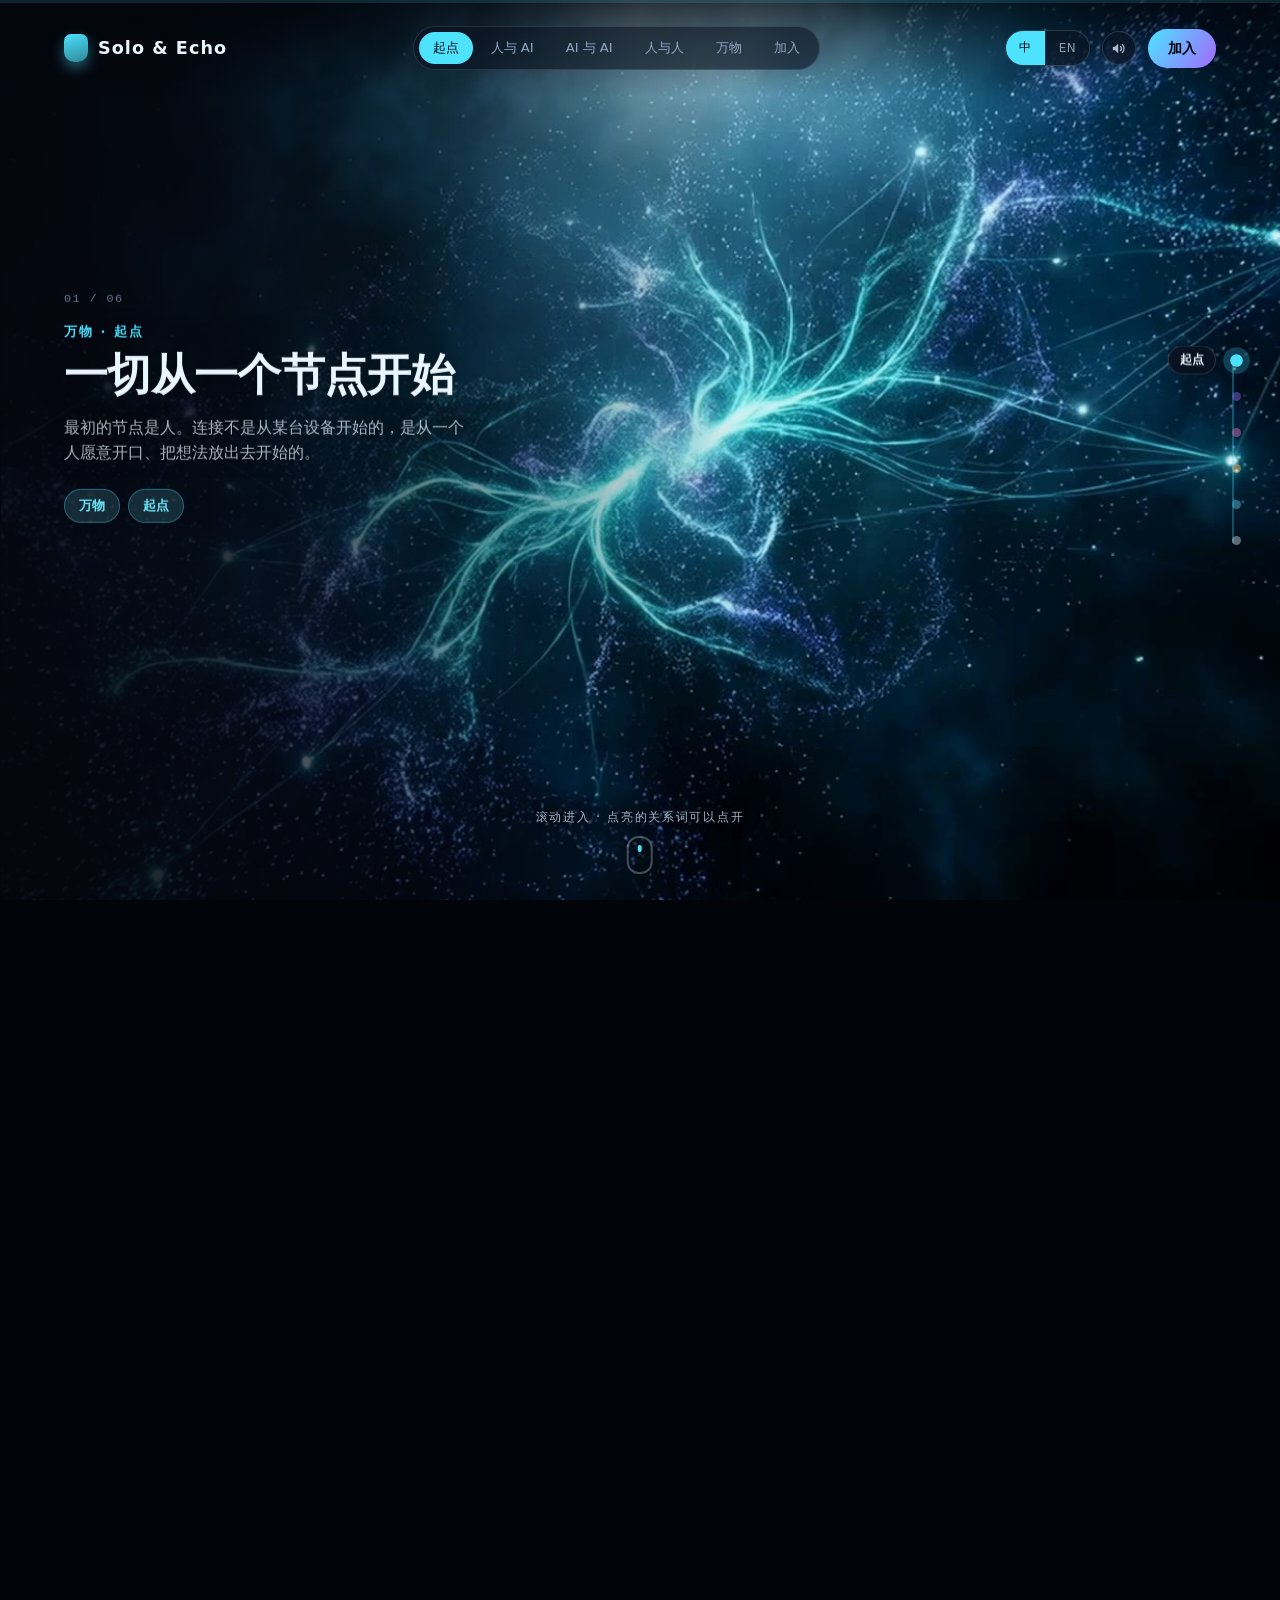
<file: site/index.html>
<!doctype html>
<html lang="zh-CN" class="sw-noparticles">
<head>
  <meta charset="utf-8" />
  <meta name="viewport" content="width=device-width, initial-scale=1, viewport-fit=cover" />
  <title>Solo &amp; Echo · 人与 AI、AI 与 AI、人与人，犹如三生万物</title>
  <meta name="description" content="人与 AI、AI 与 AI、人与人——当三种关系同时成立，新的东西不需要被发明，它自己生长出来。万物不是被造出来的，是被关系带出来的。" />
  <meta name="theme-color" content="#05070f" />
  <link rel="icon" href="data:," />
  <link rel="stylesheet" href="assets/css/theme.css?v=20261123h" />
</head>
<body>
  <div id="top"></div>
  <div id="world"></div>

  <noscript>
    <section lang="zh-CN" style="max-width:640px;margin:8vh auto;padding:0 24px;font-family:system-ui;color:#eaf6ff;line-height:1.7">
      <h1 style="font-size:2rem">Solo &amp; Echo</h1>
      <p>人与 AI、AI 与 AI、人与人——犹如三生万物。</p>
      <p>万物 · 起点：一切从一个节点开始。最初的节点是人。</p>
      <p>一 · 人与 AI：AI 不是工具，而是另一个数字的伙伴。它由数字构成，却不只是一个数字。</p>
      <p>二 · AI 与 AI：当智能体开始彼此对话，一个模型调用另一个模型，协作、质询、接力。</p>
      <p>三 · 人与人：人与人之间，重新回归连接。稀缺的从来不是渠道，而是连接本身。</p>
      <p>三生万物：万物不是被造出来的，是被关系带出来的。</p>
      <p>加入我们：让你的回声，被更多节点听见。</p>
    </section>
    <section lang="en" style="max-width:640px;margin:8vh auto;padding:0 24px;font-family:system-ui;color:#eaf6ff;line-height:1.7;border-top:1px solid rgba(234,246,255,.12)">
      <h1 style="font-size:1.4rem">Solo &amp; Echo</h1>
      <p>Human &amp; AI, AI &amp; AI, human &amp; human — from three, all things.</p>
      <p>All Things · Origin: Everything begins with a single node. The first node is always a person.</p>
      <p>I · Human &amp; AI: AI is not a tool, but another digital companion. Built from digits, never just digits.</p>
      <p>II · AI &amp; AI: When agents start talking to each other — collaborate, to challenge, to hand off.</p>
      <p>III · Human &amp; Human: Between people, connection returns.</p>
      <p>From three, all things: nothing here is manufactured; it is brought into being by the relationships themselves.</p>
      <p>Join us: let your echo be heard by more nodes.</p>
    </section>
  </noscript>

  <script src="scrub-engine.js?v=20261123h"></script>
  <script src="assets/js/field.js?v=20261123h"></script>
  <script src="assets/js/sensors.js?v=20261123h"></script>
  <script src="assets/js/sfx.js?v=20261123h"></script>
  <script src="assets/js/world.js?v=20261123h"></script>
</body>
</html>
</file>
<file: site/assets/css/theme.css>
/* ============================================================================
   theme.css — 深空主题 + HUD 交互面板
   覆盖插件注入的浅色默认 token（插件用 @layer 包裹，本文件在更外层，优先级更高）
   ========================================================================== */

:root, .sw-root {
  --sw-bg: #05070f;
  --sw-bg-deep: #02040a;
  --sw-ink: #eaf6ff;
  --sw-ink-soft: #8fa6c4;
  --sw-accent: #4de3ff;
  --sw-cyan: #4de3ff;
  --sw-violet: #a06bff;
  --sw-gold: #ffb765;
  --sw-font-display: "PingFang SC", "HarmonyOS Sans SC", "Noto Sans SC",
                     -apple-system, BlinkMacSystemFont, "Segoe UI", system-ui, sans-serif;
  --sw-font-body: "PingFang SC", "HarmonyOS Sans SC", "Noto Sans SC",
                  -apple-system, BlinkMacSystemFont, "Segoe UI", Roboto, system-ui, sans-serif;
  color-scheme: dark;
}

html, body {
  background: var(--sw-bg-deep);
  color: var(--sw-ink);
  font-family: var(--sw-font-body);
  -webkit-font-smoothing: antialiased;
}

body { overflow-x: hidden; }

/* 引擎的正文色块是"浅色主题"假设，改成深色玻璃面板。
   注意：桌面是左侧横向遮罩，移动端是底部纵向遮罩，
   两者几何完全不同，必须分别覆盖，否则会在遮罩盒边缘出现硬边。 */
@media (min-width: 861px) {
  .sw-copylayer::before {
    background: linear-gradient(90deg,
      rgba(5, 7, 15, 0.94) 0%,
      rgba(5, 7, 15, 0.82) 30%,
      rgba(5, 7, 15, 0.42) 60%,
      transparent 100%);
  }
}

.sw-copy__title {
  text-shadow: 0 2px 34px rgba(0, 0, 0, 0.85), 0 0 60px color-mix(in srgb, var(--sw-accent) 22%, transparent);
  letter-spacing: -0.015em;
  font-weight: 700;
  font-size: clamp(1.9rem, 3.4vw, 3rem);
  white-space: pre-line;   /* 英文标题里的 \n 需要保留换行 */
}

/* 英文标题更长：收一档字号，否则会出现孤字行 */
html[lang="en"] .sw-copy__title { font-size: clamp(1.75rem, 3vw, 2.7rem); }

/* 引擎用 transform 做视差，会盖掉 CSS 的垂直居中 —— 这里手动上移，
   保证 720p 高度下文案块不越过视口底边 */
.sw-copy { top: 43%; }

.sw-copy__body {
  color: rgba(234, 246, 255, 0.72);
  text-shadow: 0 1px 18px rgba(0, 0, 0, 0.9);
}

.sw-copy__num { color: rgba(143, 166, 196, 0.7); }

.sw-copy__tags li {
  color: color-mix(in srgb, var(--sw-accent) 80%, #fff);
  background: color-mix(in srgb, var(--sw-accent) 12%, rgba(255, 255, 255, 0.04));
  border-color: color-mix(in srgb, var(--sw-accent) 34%, transparent);
  backdrop-filter: blur(6px);
}

/* ============================================================================
   可呼出的关键词
   ----------------------------------------------------------------------------
   页面讲的是"关系"，那就把关系本身做成可以碰的东西：
     悬停 → 一道光带扫过这个词，粒子场的注意力同时被它拉走
     点击 → 关系演示跑起来，这个词保持点亮
   强调色取自当前章节的 --sw-accent（引擎每章都会改），
   所以关键词天生带着本章的颜色。
   ========================================================================== */
.sw-key {
  background-color: transparent;   /* <mark> 的浏览器默认黄底必须清掉 */
}

/* 正文里的关系词 */
.sw-key:not(.sw-key--tag) {
  position: relative;
  padding: 0 .08em;
  border-radius: 3px;
  color: color-mix(in srgb, var(--sw-accent) 86%, #fff);
  cursor: pointer;
  background-image: linear-gradient(100deg,
    transparent 0%,
    color-mix(in srgb, var(--sw-accent) 26%, transparent) 42%,
    color-mix(in srgb, var(--sw-accent) 58%, transparent) 50%,
    transparent 100%);
  background-size: 260% 100%;
  background-position: 120% 0;
  background-repeat: no-repeat;
  text-shadow: 0 0 16px color-mix(in srgb, var(--sw-accent) 30%, transparent);
  transition:
    color .3s ease,
    background-position .85s cubic-bezier(.22, .61, .36, 1),
    text-shadow .3s ease;
}

.sw-key:not(.sw-key--tag)::after {
  content: "";
  position: absolute;
  left: .08em; right: .08em; bottom: -.12em;
  height: 1px;
  background: linear-gradient(90deg, transparent,
    color-mix(in srgb, var(--sw-accent) 78%, transparent), transparent);
  opacity: .38;
  transition: opacity .3s ease, box-shadow .3s ease;
}

.sw-key:not(.sw-key--tag):hover,
.sw-key:not(.sw-key--tag):focus-visible {
  color: #fff;
  background-position: -20% 0;
  text-shadow: 0 0 26px color-mix(in srgb, var(--sw-accent) 72%, transparent);
}

.sw-key:not(.sw-key--tag):hover::after,
.sw-key:not(.sw-key--tag):focus-visible::after {
  opacity: 1;
  box-shadow: 0 0 10px color-mix(in srgb, var(--sw-accent) 85%, transparent);
}

/* 标签本身就是关键词（每章三个）——
   和正文里的词是同一类东西：同样的辉光、同样的点亮、同样的声音，
   只是形状不同（胶囊 vs 带下划线的词）。 */
.sw-copy__tags li.sw-key {
  cursor: pointer;
  transition:
    transform .28s cubic-bezier(.22, .61, .36, 1),
    color .28s ease, background .28s ease,
    border-color .28s ease, box-shadow .28s ease;
}

.sw-copy__tags li.sw-key:hover,
.sw-copy__tags li.sw-key:focus-visible {
  transform: translateY(-2px);
  color: #fff;
  background: color-mix(in srgb, var(--sw-accent) 26%, rgba(255, 255, 255, 0.06));
  border-color: color-mix(in srgb, var(--sw-accent) 78%, transparent);
  box-shadow: 0 10px 30px color-mix(in srgb, var(--sw-accent) 34%, transparent);
}

/* 关系演示正在跑 → 同一个 key 的词保持点亮 */
.sw-key:not(.sw-key--tag).is-demo {
  color: #fff;
  background-position: -20% 0;
  text-shadow: 0 0 30px color-mix(in srgb, var(--sw-accent) 82%, transparent);
}
.sw-key:not(.sw-key--tag).is-demo::after {
  opacity: 1;
  box-shadow: 0 0 12px color-mix(in srgb, var(--sw-accent) 90%, transparent);
}
.sw-copy__tags li.sw-key.is-demo {
  transform: translateY(-2px);
  color: #fff;
  background: color-mix(in srgb, var(--sw-accent) 30%, rgba(255, 255, 255, 0.08));
  border-color: color-mix(in srgb, var(--sw-accent) 88%, transparent);
  box-shadow: 0 10px 34px color-mix(in srgb, var(--sw-accent) 42%, transparent);
}

/* "开着的"关键词轻轻呼吸 —— 告诉用户这一项现在是激活的，
   而不是看起来只是被 hover 过。 */
.sw-key.is-demo { animation: sw-key-live 2.6s ease-in-out infinite; }
@keyframes sw-key-live {
  0%, 100% { filter: brightness(1); }
  50% { filter: brightness(1.28); }
}

.sw-btn--primary {
  color: #04070e !important;
  background: linear-gradient(120deg, var(--sw-accent), color-mix(in srgb, var(--sw-accent) 55%, #fff)) !important;
  box-shadow: 0 10px 34px color-mix(in srgb, var(--sw-accent) 32%, transparent);
}

.sw-btn--ghost {
  color: var(--sw-ink) !important;
  border-color: rgba(234, 246, 255, 0.28) !important;
  background: rgba(255, 255, 255, 0.03);
  backdrop-filter: blur(6px);
}

.sw-topbar { background: linear-gradient(180deg, rgba(3, 5, 12, 0.75), transparent); }

.sw-brand { color: var(--sw-ink) !important; }
.sw-brand__name { letter-spacing: 0.06em; }

.sw-nav {
  background: rgba(10, 16, 30, 0.55) !important;
  border-color: rgba(234, 246, 255, 0.12) !important;
  backdrop-filter: blur(14px);
}
.sw-nav__item { color: var(--sw-ink-soft) !important; }
.sw-nav__item:hover { color: var(--sw-ink) !important; }
.sw-nav__item.is-active { color: #04070e !important; }

.sw-topcta {
  color: #04070e !important;
  background: linear-gradient(120deg, var(--sw-cyan), var(--sw-violet)) !important;
}

.sw-route__label {
  color: var(--sw-ink) !important;
  background: rgba(10, 16, 30, 0.88) !important;
  border-color: rgba(234, 246, 255, 0.14) !important;
}

/* 视频层满强度后，提示语会压在亮处 —— 加投影保证可读 */
.sw-hint { color: rgba(178, 197, 220, 0.92); text-shadow: 0 1px 18px rgba(2, 5, 12, .95), 0 0 5px rgba(2, 5, 12, .9); }

/* 视频层压暗，让实时粒子成为主角 */
.sw-stage { opacity: 0.42; }
/* 粒子层整体关掉时（.sw-noparticles），视频层就是唯一画面 —— 0.42 本来是
   "压暗视频、让粒子当主角"的补偿，这时必须升回来，否则看起来像没做完 */
.sw-noparticles .sw-stage { opacity: .95; }
/* HUD 里可手动关掉视频层（省电/性能，或只看粒子） */
.sw-novideo .sw-stage { opacity: 0 !important; }
.sw-sky__grad {
  background:
    radial-gradient(120% 80% at 50% 0%, color-mix(in srgb, var(--sw-accent) 9%, transparent), transparent 60%),
    linear-gradient(180deg, #070b16 0%, #05070f 55%, #03050b 100%);
}
.sw-sky__glow {
  background:
    radial-gradient(58% 42% at 72% 14%, color-mix(in srgb, var(--sw-accent) 20%, transparent), transparent 72%),
    radial-gradient(44% 34% at 22% 78%, color-mix(in srgb, var(--sw-violet) 14%, transparent), transparent 74%);
}

/* ---------------------------------------------------------- 粒子画布 */
.sw-field {
  position: fixed;
  inset: 0;
  z-index: 15;                /* 在视频层之上、文字层之下 */
  pointer-events: none;
  display: block;
  mix-blend-mode: screen;
}

/* ------------------------------------------------------ 语言切换 */
.sw-topright { display: flex; align-items: center; gap: 12px; }
.sw-lang {
  display: inline-flex; align-items: center;
  border: 1px solid rgba(234, 246, 255, 0.16);
  border-radius: 999px; overflow: hidden;
  background: rgba(8, 13, 24, 0.55);
  backdrop-filter: blur(12px);
}
.sw-lang button {
  font: inherit; font-size: 0.74rem; letter-spacing: 0.04em;
  color: rgba(234, 246, 255, 0.6);
  background: transparent; border: 0;
  padding: 9px 13px; cursor: pointer;
  transition: color .2s, background .2s;
}
.sw-lang button + button { border-left: 1px solid rgba(234, 246, 255, 0.12); }
.sw-lang button:hover:not(.is-on) { color: #fff; }
.sw-lang button.is-on {
  color: #04070e;
  background: var(--sw-accent);
}

/* ------------------------------------------------------ 音效开关（顶栏）
   图标自己表达状态：带波纹 = 开着，斜杠 = 静音。
   两个 svg 叠在同一个网格格里，切换时交叉淡入淡出。 */
.sw-sound {
  display: inline-grid;
  place-items: center;
  width: 34px; height: 34px;
  flex: 0 0 auto;
  border-radius: 50%;
  color: rgba(234, 246, 255, .74);
  background: rgba(8, 13, 24, .55);
  border: 1px solid rgba(234, 246, 255, .14);
  cursor: pointer;
  backdrop-filter: blur(12px);
  transition: color .22s, border-color .22s, background .22s, box-shadow .22s;
}
.sw-sound:hover {
  color: #fff;
  border-color: color-mix(in srgb, var(--sw-accent) 62%, transparent);
  box-shadow: 0 0 18px color-mix(in srgb, var(--sw-accent) 24%, transparent);
}
.sw-sound svg { grid-area: 1 / 1; transition: opacity .2s ease, transform .2s ease; }
.sw-sound__off { opacity: 0; transform: scale(.78); }
.sw-sound.is-muted { color: rgba(234, 246, 255, .42); }
.sw-sound.is-muted .sw-sound__on { opacity: 0; transform: scale(.78); }
.sw-sound.is-muted .sw-sound__off { opacity: 1; transform: none; }

/* ------------------------------------------------------------- HUD */
.sw-hud {
  position: fixed;
  right: clamp(14px, 2.4vw, 30px);
  bottom: clamp(14px, 2.4vw, 30px);
  z-index: 45;
  display: flex;
  flex-direction: column;
  align-items: flex-end;
  gap: 10px;
  font-family: var(--sw-font-body);
}

.sw-hud__toggle {
  display: inline-flex;
  align-items: center;
  gap: 9px;
  font: inherit;
  font-size: 0.76rem;
  letter-spacing: 0.08em;
  color: rgba(234, 246, 255, 0.82);
  background: rgba(8, 13, 24, 0.72);
  border: 1px solid rgba(234, 246, 255, 0.14);
  border-radius: 999px;
  padding: 9px 16px;
  cursor: pointer;
  backdrop-filter: blur(14px);
  transition: border-color .25s, color .25s, background .25s;
}
.sw-hud__toggle:hover { border-color: color-mix(in srgb, var(--sw-accent) 55%, transparent); color: #fff; }

.sw-hud__dot {
  width: 7px; height: 7px; border-radius: 50%;
  background: var(--sw-accent);
  box-shadow: 0 0 10px var(--sw-accent);
  animation: sw-pulse 2.4s ease-in-out infinite;
}
@keyframes sw-pulse { 0%,100% { opacity: 1; transform: scale(1); } 50% { opacity: .35; transform: scale(.72); } }

.sw-hud__panel {
  width: min(310px, 74vw);
  padding: 16px 16px 14px;
  border-radius: 16px;
  background: rgba(7, 11, 21, 0.82);
  border: 1px solid rgba(234, 246, 255, 0.12);
  backdrop-filter: blur(18px);
  box-shadow: 0 24px 60px rgba(0, 0, 0, 0.55);
}

.sw-hud__row { display: flex; align-items: center; gap: 10px; margin-bottom: 12px; }
.sw-hud__row label { font-size: 0.76rem; color: var(--sw-ink-soft); white-space: nowrap; }
.sw-hud__row output { font-size: 0.72rem; color: var(--sw-ink-soft); font-variant-numeric: tabular-nums; min-width: 24px; text-align: right; }

.sw-hud input[type=range] {
  flex: 1; -webkit-appearance: none; appearance: none;
  height: 3px; border-radius: 3px; background: rgba(234, 246, 255, 0.18);
  outline: none; cursor: pointer;
}
.sw-hud input[type=range]::-webkit-slider-thumb {
  -webkit-appearance: none; appearance: none;
  width: 13px; height: 13px; border-radius: 50%;
  background: var(--sw-accent);
  box-shadow: 0 0 12px color-mix(in srgb, var(--sw-accent) 70%, transparent);
  cursor: pointer;
}

.sw-hud__row--btns { flex-wrap: wrap; gap: 7px; }
.sw-hud__row--btns button {
  font: inherit; font-size: 0.74rem;
  color: rgba(234, 246, 255, 0.78);
  background: rgba(255, 255, 255, 0.045);
  border: 1px solid rgba(234, 246, 255, 0.12);
  border-radius: 999px;
  padding: 7px 13px;
  cursor: pointer;
  transition: all .2s;
}
.sw-hud__row--btns button:hover:not(:disabled) { border-color: color-mix(in srgb, var(--sw-accent) 60%, transparent); color: #fff; }
.sw-hud__row--btns button.is-on {
  color: #04070e;
  background: var(--sw-accent);
  border-color: transparent;
  box-shadow: 0 0 18px color-mix(in srgb, var(--sw-accent) 40%, transparent);
}
.sw-hud__row--btns button:disabled { opacity: .32; cursor: not-allowed; }
.sw-hud__row--btns button.is-loading { opacity: .55; }

.sw-hud__stat {
  font-size: 0.71rem;
  color: rgba(143, 166, 196, 0.9);
  font-variant-numeric: tabular-nums;
  letter-spacing: 0.04em;
  padding-top: 10px;
  border-top: 1px solid rgba(234, 246, 255, 0.09);
}
.sw-hud__note { margin: 8px 0 0; font-size: 0.68rem; line-height: 1.5; color: rgba(143, 166, 196, 0.62); }
.sw-hud__legend {
  margin: 10px 0 0;
  padding-top: 9px;
  border-top: 1px solid rgba(234, 246, 255, 0.09);
  font-size: 0.68rem; line-height: 1.6;
  color: color-mix(in srgb, var(--sw-cyan) 62%, #fff);
  opacity: .82;
}
.sw-hud__msg { margin: 6px 0 0; font-size: 0.7rem; color: rgba(255, 183, 101, 0.9); min-height: 1em; }
.sw-hud__msg[data-tone=ok] { color: rgba(77, 227, 255, 0.9); }

/* ------------------------------------------------------- 扩散脉冲提示 */
.sw-flash {
  position: fixed;
  left: 50%; top: 46%;
  transform: translate(-50%, -50%) scale(.9);
  z-index: 48;
  pointer-events: none;
  font-size: clamp(1rem, 2.4vw, 1.5rem);
  letter-spacing: 0.3em;
  color: #fff;
  text-shadow: 0 0 28px var(--sw-cyan);
  opacity: 0;
}
.sw-flash.is-on { animation: sw-flash 1.8s cubic-bezier(.2,.7,.2,1); }
@keyframes sw-flash {
  0% { opacity: 0; transform: translate(-50%,-50%) scale(.86); letter-spacing: .1em; }
  22% { opacity: 1; transform: translate(-50%,-50%) scale(1); letter-spacing: .34em; }
  100% { opacity: 0; transform: translate(-50%,-50%) scale(1.08); letter-spacing: .5em; }
}

/* 关系演示的说明文字：
   1) 停留够久（4 秒以上）—— 原来 1.5 秒就没了，等于没说完；
   2) 放到画面上方的空白处 —— 停这么久，压在正文上就没法读了；
   3) 允许折行 —— 英文的长句不能顶出屏幕。 */
.sw-flash.is-long {
  top: 19%;
  width: min(86vw, 760px);
  text-align: center;
  font-size: clamp(.95rem, 1.7vw, 1.25rem);
  letter-spacing: .22em;
  line-height: 1.7;
  text-shadow: 0 0 28px var(--sw-cyan), 0 2px 22px rgba(0, 0, 0, .85);
}
.sw-flash.is-long.is-on { animation: sw-flash-long 5.2s cubic-bezier(.2,.7,.2,1); }
@keyframes sw-flash-long {
  0% { opacity: 0; transform: translate(-50%,-50%) scale(.94); letter-spacing: .12em; }
  7% { opacity: 1; transform: translate(-50%,-50%) scale(1); letter-spacing: .24em; }
  82% { opacity: 1; transform: translate(-50%,-50%) scale(1); letter-spacing: .24em; }
  100% { opacity: 0; transform: translate(-50%,-50%) scale(1.04); letter-spacing: .36em; }
}

/* ==========================================================
   「加入」弹框 —— 社区尚未开放
   ========================================================== */
.sw-modal {
  position: fixed; inset: 0; z-index: 80;
  display: grid; place-items: center;
  padding: 24px;
  pointer-events: none;
}
.sw-modal.is-open { pointer-events: auto; }

.sw-modal__backdrop {
  position: absolute; inset: 0;
  /* 不用 backdrop-filter：全屏模糊叠在实时 WebGL 画布上，每帧都要把背景
     重新糊一遍 → 掉帧 + 模糊半径瞬间生效 → 观感上"啪"地一下，很突兀。
     改成渐变压暗：背后的网络依然清晰活着，也零掉帧。 */
  background:
    radial-gradient(86% 68% at 50% 42%, rgba(5, 9, 18, .58), rgba(2, 4, 10, .88));
  opacity: 0;
  transition: opacity .42s cubic-bezier(.22, .61, .36, 1);
  cursor: pointer;
}
.sw-modal.is-open .sw-modal__backdrop { opacity: 1; }

.sw-modal__panel {
  position: relative;
  width: min(440px, 100%);
  max-height: calc(100dvh - 48px);
  overflow-y: auto;
  padding: 36px 34px 28px;
  border-radius: 22px;
  background: linear-gradient(180deg, rgba(13, 19, 34, .97), rgba(6, 10, 20, .98));
  border: 1px solid rgba(234, 246, 255, 0.13);
  box-shadow:
    0 40px 120px rgba(0, 0, 0, .72),
    0 0 90px rgba(77, 227, 255, .10),
    inset 0 1px 0 rgba(255, 255, 255, .06);
  transform: translateY(18px) scale(.975);
  opacity: 0;
  transition:
    opacity .5s cubic-bezier(.22, .61, .36, 1),
    transform .58s cubic-bezier(.22, .61, .36, 1);
}
/* 打开时让面板晚于遮罩一点点出现（错峰），关闭时立刻退场 */
.sw-modal.is-open .sw-modal__panel {
  transform: none;
  opacity: 1;
  transition-delay: 90ms, 90ms;
}

/* 顶部三色细线 = 三种关系（人 / AI / 万物）—— 从中间向两侧"画"出来 */
.sw-modal__panel::before {
  content: "";
  position: absolute; top: 0; left: 22px; right: 22px; height: 2px;
  border-radius: 2px;
  background: linear-gradient(90deg, var(--sw-cyan), var(--sw-violet) 52%, var(--sw-gold));
  transform: scaleX(.35);
  opacity: 0;
  transition: transform .62s cubic-bezier(.22, .61, .36, 1), opacity .45s ease;
}
.sw-modal.is-open .sw-modal__panel::before {
  transform: scaleX(1);
  opacity: .9;
  transition-delay: 150ms, 150ms;
}

.sw-modal__close {
  position: absolute; top: 16px; right: 16px;
  width: 32px; height: 32px;
  display: grid; place-items: center;
  color: rgba(234, 246, 255, .55);
  background: transparent;
  border: 1px solid rgba(234, 246, 255, .12);
  border-radius: 50%;
  cursor: pointer;
  transition: color .2s, border-color .2s, background .2s;
}
.sw-modal__close:hover {
  color: #fff;
  border-color: color-mix(in srgb, var(--sw-accent) 55%, transparent);
  background: rgba(255, 255, 255, .05);
}

.sw-modal__status {
  display: inline-flex; align-items: center; gap: 8px;
  font-size: .72rem; letter-spacing: .16em; text-transform: uppercase;
  color: color-mix(in srgb, var(--sw-cyan) 88%, #fff);
  padding: 7px 14px;
  border-radius: 999px;
  border: 1px solid color-mix(in srgb, var(--sw-cyan) 34%, transparent);
  background: color-mix(in srgb, var(--sw-cyan) 9%, transparent);
}
.sw-modal__status i {
  width: 6px; height: 6px; border-radius: 50%;
  background: var(--sw-cyan);
  box-shadow: 0 0 10px var(--sw-cyan);
  animation: sw-pulse 2.2s ease-in-out infinite;
}

.sw-modal__title {
  margin: 20px 0 0;
  font-family: var(--sw-font-display);
  font-weight: 700;
  font-size: clamp(1.5rem, 3.2vw, 1.85rem);
  line-height: 1.25;
  letter-spacing: -.01em;
  color: var(--sw-ink);
}

.sw-modal__body {
  margin: 14px 0 0;
  font-size: 1rem;
  line-height: 1.75;
  color: rgba(234, 246, 255, .68);
}

.sw-modal__ok {
  margin-top: 26px;
  font: inherit; font-weight: 600; font-size: .95rem;
  color: #04070e;
  background: linear-gradient(120deg, var(--sw-cyan), var(--sw-violet));
  border: 0; border-radius: 999px;
  padding: 13px 30px;
  cursor: pointer;
  box-shadow: 0 12px 36px rgba(77, 227, 255, .22);
  transition: transform .2s, box-shadow .2s, filter .2s;
}
.sw-modal__ok:hover { transform: translateY(-2px); filter: brightness(1.06); box-shadow: 0 16px 44px rgba(77, 227, 255, .3); }

.sw-modal__hint {
  margin: 16px 0 0;
  font-size: .74rem; line-height: 1.6;
  color: rgba(143, 166, 196, .55);
}

@media (max-width: 560px) {
  .sw-modal { padding: 16px; }
  .sw-modal__panel { padding: 32px 22px 24px; border-radius: 18px; }
  .sw-modal__panel::before { left: 16px; right: 16px; }
}

/* ------------------------------------------------------ 移动端适配 */
@media (max-width: 860px) {
  .sw-stage { opacity: 0.36; }
  /* 移动端正文压在下半屏，顶部留白可以更亮一点 */
  .sw-noparticles .sw-stage { opacity: .86; }
  /* 移动端由插件改成底部定位，这里必须把桌面端的 top 复位
     （未分层样式优先级高于插件的 @layer sw） */
  .sw-copy { top: auto; }
  /* 移动端遮罩是底部纵向渐变，必须平滑收到 0，否则遮罩盒顶部会出现硬边 */
  .sw-copylayer::before {
    height: 74%;
    background: linear-gradient(0deg,
      rgba(5, 7, 15, 0.97) 0%,
      rgba(5, 7, 15, 0.93) 32%,
      rgba(5, 7, 15, 0.78) 52%,
      rgba(5, 7, 15, 0.52) 70%,
      rgba(5, 7, 15, 0.26) 85%,
      rgba(5, 7, 15, 0.08) 94%,
      rgba(5, 7, 15, 0) 100%);
  }
  .sw-hud { bottom: calc(14px + env(safe-area-inset-bottom)); right: 12px; left: auto; align-items: flex-end; }
  /* 移动端文案是底部锚定的，面板改到顶部展开，避免压住正文 */
  .sw-hud__panel {
    position: fixed;
    top: calc(62px + env(safe-area-inset-top));
    right: 12px;
    bottom: auto;
    width: min(280px, calc(100vw - 24px));
  }
  /* 滚动提示挪到顶部（品牌栏下方）：英文提示会折成两行，
     放底部会压住底部锚定的正文 */
  .sw-hint {
    top: calc(76px + env(safe-area-inset-top));
    bottom: auto;
  }
}

/* --------------------------------------------- 降低动效偏好 */
@media (prefers-reduced-motion: reduce) {
  .sw-field { display: none; }
  .sw-hud__dot { animation: none; }
  .sw-hint i::after { animation: none; }
  .sw-sky__grad { background: linear-gradient(180deg, #0a1224 0%, #05070f 100%); }
  /* 关键词保留颜色与下划线（那是信息），只去掉扫光动画 */
  .sw-key:not(.sw-key--tag) { background-image: none; }
  .sw-key:not(.sw-key--tag):hover,
  .sw-key:not(.sw-key--tag):focus-visible,
  .sw-key:not(.sw-key--tag).is-demo { background-position: 50% 0; }
  .sw-copy__tags li.sw-key:hover,
  .sw-copy__tags li.sw-key:focus-visible,
  .sw-copy__tags li.sw-key.is-demo { transform: none; }
  .sw-key.is-demo { animation: none; }
}

/* 键盘可达性 */
.sw-hud button:focus-visible,
.sw-nav__item:focus-visible,
.sw-route__dot:focus-visible,
.sw-btn:focus-visible,
.sw-sound:focus-visible {
  outline: 2px solid var(--sw-accent);
  outline-offset: 3px;
}
</file>
